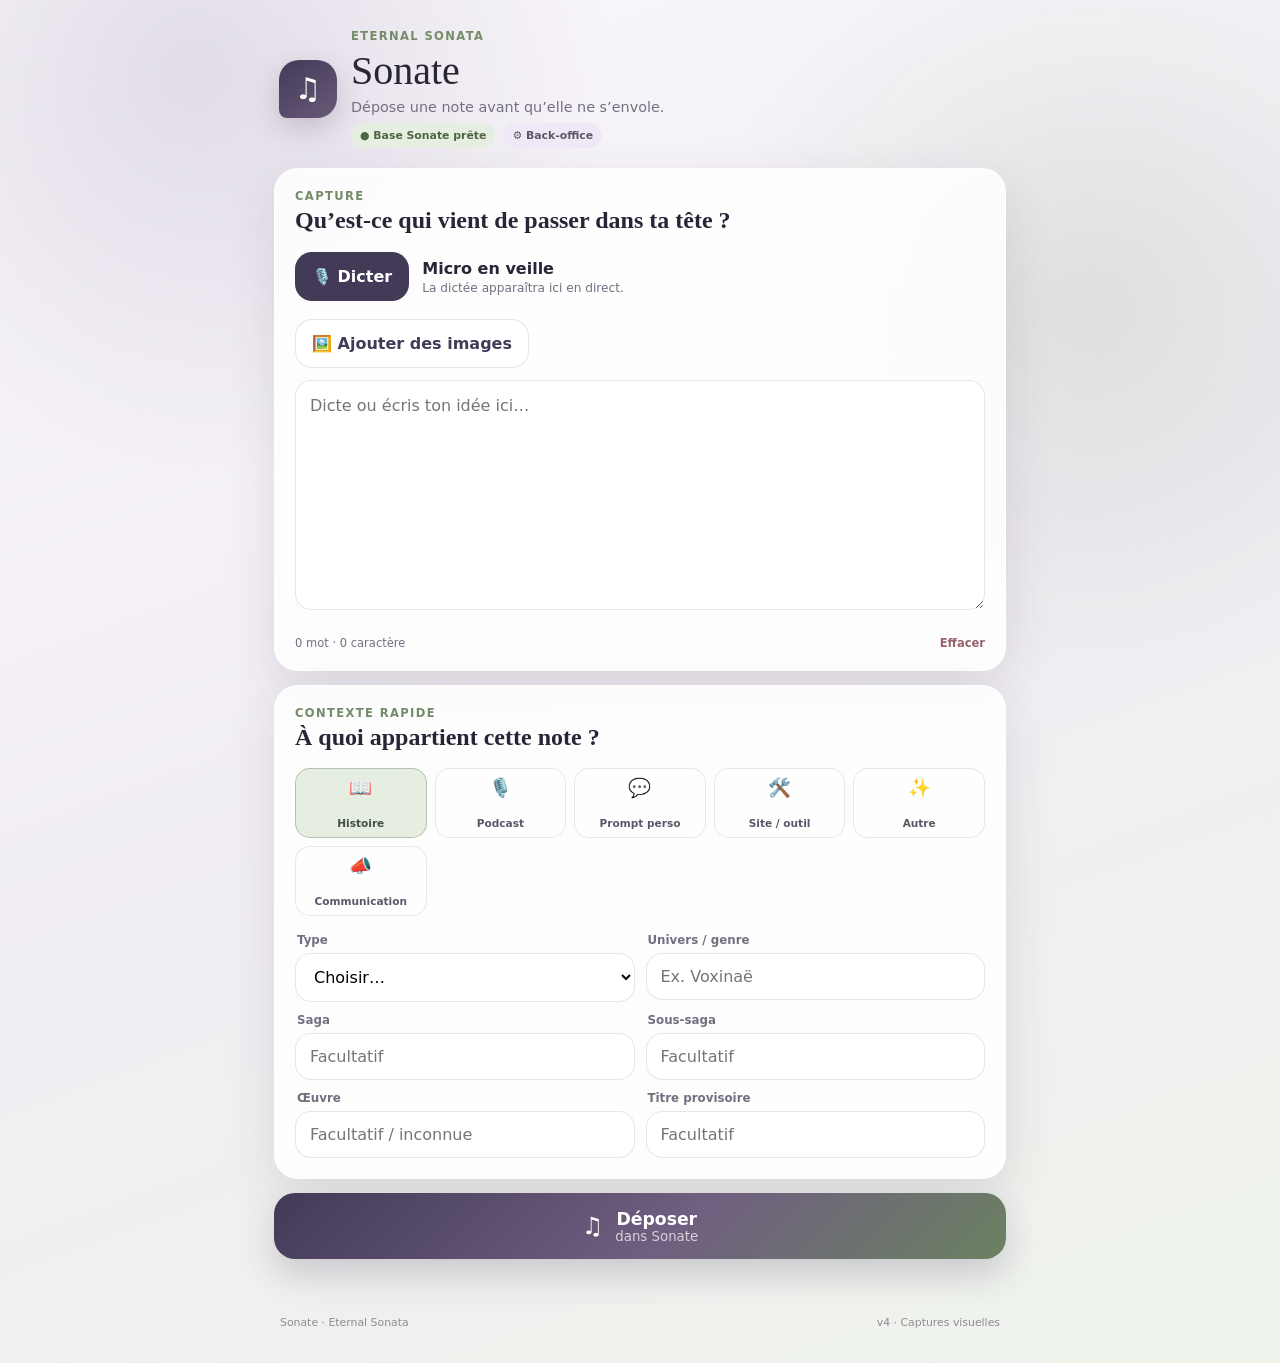
<file: index.html>
<!doctype html>
<html lang="fr">
<head>
<meta charset="utf-8">
<meta name="viewport" content="width=device-width,initial-scale=1,viewport-fit=cover">
<meta name="theme-color" content="#433a58">
<link rel="manifest" href="manifest.webmanifest">
<link rel="icon" type="image/svg+xml" href="icon.svg">
<link rel="apple-touch-icon" href="icon.svg">
<link rel="stylesheet" href="styles.css">
<link rel="stylesheet" href="media.css">
<title>Sonate</title>
</head>
<body>
<main class="shell">
  <header class="brand">
    <div class="mark">♫</div>
    <div class="brand-copy">
      <p class="eyebrow">Eternal Sonata</p>
      <h1>Sonate</h1>
      <p class="tagline">Dépose une note avant qu’elle ne s’envole.</p>
      <div class="header-actions">
        <span id="dbBadge" class="badge warn">● Base non configurée</span>
        <a class="admin-link" href="backoffice.html">⚙️ Back-office</a>
      </div>
    </div>
  </header>

  <section class="card">
    <div class="section-heading">
      <div>
        <p class="eyebrow">Capture</p>
        <h2>Qu’est-ce qui vient de passer dans ta tête ?</h2>
      </div>
      <span id="draftBadge" class="mini-badge hidden">Brouillon restauré</span>
    </div>

    <div class="mic-row">
      <button id="micBtn" class="mic-btn" type="button">🎙️ <span id="micLabel">Dicter</span></button>
      <div class="mic-info">
        <strong id="micStatus">Micro en veille</strong>
        <small id="micHelp">La dictée apparaîtra ici en direct.</small>
      </div>
    </div>
<div class="capture-actions-media">
  <button id="imageBtn" class="capture-btn" type="button">🖼️ Ajouter des images</button>
  <input id="imageInput" type="file" accept="image/*" multiple hidden>
</div>

<div id="mediaPanel" class="sonate-media-panel" hidden>
  <div class="sonate-media-head">
    <strong id="mediaCount">0 image</strong>
    <span id="mediaSavings"></span>
  </div>
  <div id="mediaGrid" class="sonate-media-grid"></div>
</div>
    <textarea id="note" placeholder="Dicte ou écris ton idée ici…"></textarea>
    <div id="interim" class="interim"></div>

    <div class="note-tools">
      <span id="stats">0 mot · 0 caractère</span>
      <button id="clearBtn" class="link danger" type="button">Effacer</button>
    </div>
  </section>

  <section class="card">
    <p class="eyebrow">Contexte rapide</p>
    <h2>À quoi appartient cette note ?</h2>

    <div class="categories">
      <button class="category active" data-cat="Histoire" type="button">📖<span>Histoire</span></button>
      <button class="category" data-cat="Podcast" type="button">🎙️<span>Podcast</span></button>
      <button class="category" data-cat="Prompt personnage" type="button">💬<span>Prompt perso</span></button>
      <button class="category" data-cat="Site / outil" type="button">🛠️<span>Site / outil</span></button>
      <button class="category" data-cat="Autre" type="button">✨<span>Autre</span></button>
      <button class="category" data-cat="Communication" type="button">📣<span>Communication</span></button>
    </div>

    <div id="fields" class="fields"></div>
  </section>

  <button id="depositBtn" class="deposit" type="button">
    <span>♫</span>
    <span><b>Déposer</b><small>dans Sonate</small></span>
  </button>

  <p id="status" class="status"></p>

  <footer>
    <span>Sonate · Eternal Sonata</span>
    <span>v4 · Captures visuelles</span>
  </footer>
</main>

<script src="config.js"></script>
<script src="app.js"></script>
  <script src="media.js"></script>
</body>
</html>
</file>
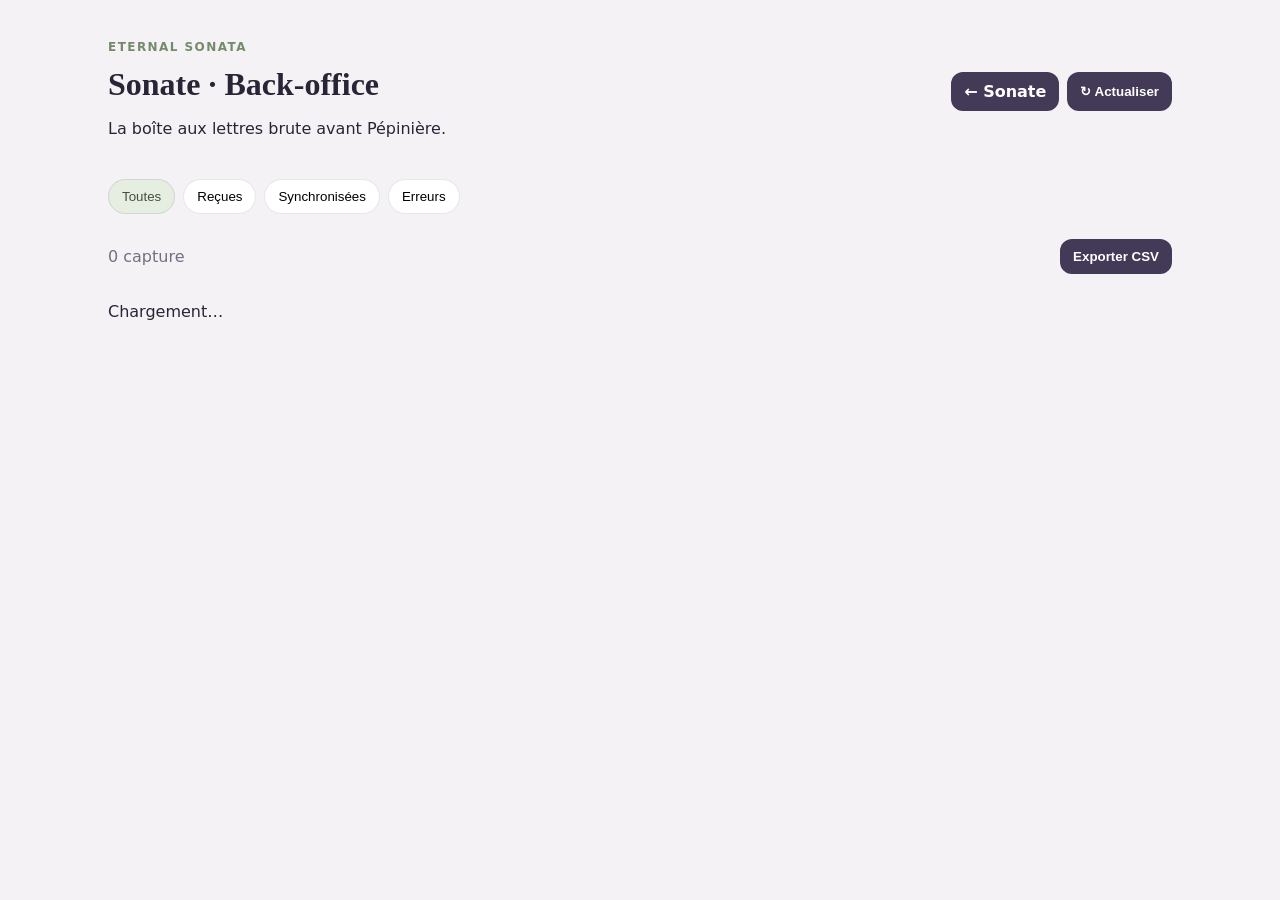
<file: backoffice.html>
<!doctype html>
<html lang="fr">
<head>
<meta charset="utf-8">
<meta name="viewport" content="width=device-width,initial-scale=1">
<link rel="stylesheet" href="backoffice.css">
<title>Sonate — Back-office</title>
</head>
<body>
<main class="wrap">
<header>
  <div>
    <p class="eyebrow">Eternal Sonata</p>
    <h1>Sonate · Back-office</h1>
    <p>La boîte aux lettres brute avant Pépinière.</p>
  </div>
  <div class="header-buttons">
    <a href="index.html">← Sonate</a>
    <button id="refresh">↻ Actualiser</button>
  </div>
</header>

<nav>
  <button class="tab active" data-status="">Toutes</button>
  <button class="tab" data-status="received">Reçues</button>
  <button class="tab" data-status="synced">Synchronisées</button>
  <button class="tab" data-status="error">Erreurs</button>
</nav>

<div class="toolbar">
  <span id="count">0 capture</span>
  <button id="csv">Exporter CSV</button>
</div>

<section id="list"></section>
<p id="status"></p>
</main>
<script src="config.js"></script>
<script src="backoffice.js"></script>
</body>
</html>
</file>
<file: styles.css>
:root{
  --ink:#292536;--muted:#746f80;--night:#433a58;--sage:#748b69;
  --sageSoft:#e6eee1;--paper:#ffffffdf;--line:#433a5820;--danger:#98636d
}
*{box-sizing:border-box}
html{background:#f3f0f5}
body{
  margin:0;min-height:100vh;color:var(--ink);font-family:Inter,system-ui,sans-serif;
  background:
    radial-gradient(circle at 15% 5%,#8d7ea238,transparent 26rem),
    radial-gradient(circle at 85% 22%,#748b6929,transparent 24rem),
    linear-gradient(160deg,#faf8fb,#f1edf4 48%,#eef3eb)
}
button,input,select,textarea{font:inherit}
button{cursor:pointer}
.shell{width:min(760px,100%);margin:auto;padding:max(22px,env(safe-area-inset-top)) 14px max(34px,env(safe-area-inset-bottom))}
.brand{display:flex;gap:14px;align-items:center;padding:7px 5px 20px}
.mark{width:58px;height:58px;display:grid;place-items:center;border-radius:20px 20px 20px 8px;background:linear-gradient(145deg,var(--night),#695979);color:#fff;font-size:30px;box-shadow:0 10px 28px #433a5838}
.brand-copy{min-width:0}
.eyebrow{margin:0 0 4px;color:var(--sage);font-size:.72rem;font-weight:800;letter-spacing:.12em;text-transform:uppercase}
h1,h2{font-family:Georgia,serif;margin:0}
h1{font-size:2.5rem;font-weight:500}
.tagline{margin:5px 0 8px;color:var(--muted);font-size:.9rem}
.header-actions{display:flex;gap:8px;flex-wrap:wrap;align-items:center}
.badge,.admin-link{display:inline-flex;align-items:center;border-radius:999px;padding:6px 9px;font-size:.68rem;font-weight:800;text-decoration:none}
.badge.ok{background:var(--sageSoft);color:#4d6544}
.badge.warn{background:#f4eadf;color:#755f4e}
.admin-link{background:#eee9f5;color:#5d5668}
.card{background:var(--paper);border:1px solid #ffffffcc;border-radius:24px;padding:20px;margin-bottom:14px;box-shadow:0 18px 50px #362e441f}
.section-heading{display:flex;justify-content:space-between;gap:10px}
.mini-badge{padding:6px 8px;border-radius:999px;background:var(--sageSoft);color:#4d6544;font-size:.68rem;font-weight:800}
.hidden{display:none!important}
.mic-row{display:flex;align-items:center;gap:13px;margin:18px 0}
.mic-btn{border:0;border-radius:17px;padding:15px 17px;background:var(--night);color:#fff;font-weight:800}
.mic-btn.listening{background:#8a5963}
.mic-info{display:grid;gap:3px}
.mic-info small{color:var(--muted);font-size:.76rem}
textarea,input,select{width:100%;border:1px solid var(--line);border-radius:16px;background:#fff;padding:13px 14px;outline:none}
textarea{min-height:230px;line-height:1.55;resize:vertical}
.interim{min-height:22px;padding:5px 3px;color:#9b8491;font-style:italic;font-size:.84rem}
.note-tools{display:flex;justify-content:space-between;color:var(--muted);font-size:.72rem}
.link{border:0;background:none;color:var(--sage);font-weight:800;padding:0}
.danger{color:var(--danger)}
.categories{display:grid;grid-template-columns:repeat(5,1fr);gap:8px;margin:17px 0}
.category{min-height:70px;border:1px solid var(--line);border-radius:15px;background:#ffffffa6;color:#5d5668;display:grid;place-items:center;gap:4px;font-size:1.15rem}
.category span{font-size:.66rem;font-weight:800}
.category.active{background:var(--sageSoft);color:#43513f;border-color:#748b6970}
.fields{display:grid;grid-template-columns:1fr 1fr;gap:11px}
.field.full{grid-column:1/-1}
.field label{display:block;margin:0 0 6px 2px;color:var(--muted);font-size:.74rem;font-weight:800}
.deposit{width:100%;min-height:66px;border:0;border-radius:21px;background:linear-gradient(135deg,var(--night),#6f5f80 55%,#6b8161);color:#fff;display:flex;align-items:center;justify-content:center;gap:12px;box-shadow:0 15px 34px #433a5838}
.deposit>span:first-child{font-size:1.5rem}
.deposit b{display:block;font-size:1.08rem}
.deposit small{display:block;opacity:.72}
.deposit:disabled{opacity:.55}
.status{text-align:center;min-height:20px;color:var(--muted);font-size:.76rem}
footer{display:flex;justify-content:space-between;color:#8f8995;font-size:.68rem;margin-top:25px;padding:0 6px}
@media(max-width:600px){
  .card{padding:17px}.categories{grid-template-columns:repeat(3,1fr)}.fields{grid-template-columns:1fr}.field.full{grid-column:auto}
}
</file>
<file: media.css>
.capture-actions-media{margin:8px 0 12px}.capture-btn{border:1px solid #433a5820;border-radius:17px;padding:14px 16px;background:#fff;color:#433a58;font-weight:800}
.sonate-media-panel{margin:13px 0;padding:14px;border-radius:18px;background:#f6f3f8}.sonate-media-head{display:flex;justify-content:space-between;gap:10px;color:#746f80;font-size:.75rem}.sonate-media-grid{display:grid;grid-template-columns:repeat(3,1fr);gap:9px;margin-top:10px}.sonate-media-item{position:relative;overflow:hidden;border-radius:14px;background:#e9e5ec;aspect-ratio:1}.sonate-media-item img{width:100%;height:100%;object-fit:cover}.sonate-media-item button{position:absolute;top:6px;right:6px;width:29px;height:29px;border:0;border-radius:50%;background:#2c2637dd;color:#fff}.sonate-media-item small{position:absolute;left:6px;bottom:6px;padding:4px 6px;border-radius:8px;background:#2c2637c9;color:#fff;font-size:.58rem}@media(max-width:600px){.sonate-media-grid{grid-template-columns:repeat(2,1fr)}}
</file>
<file: backoffice.css>
:root{--n:#433a58;--s:#748b69;--m:#746f80}*{box-sizing:border-box}body{margin:0;background:#f5f2f6;color:#292536;font-family:system-ui,sans-serif}.wrap{max-width:1100px;margin:auto;padding:28px 18px}header{display:flex;justify-content:space-between;align-items:center;gap:20px}.eyebrow{color:var(--s);font-size:.75rem;font-weight:800;text-transform:uppercase;letter-spacing:.12em}h1{font-family:Georgia,serif;margin:.2em 0}.header-buttons{display:flex;gap:8px}.header-buttons a,.header-buttons button,.toolbar button{border:0;border-radius:12px;padding:10px 13px;background:var(--n);color:white;font-weight:800;text-decoration:none}nav{display:flex;gap:8px;flex-wrap:wrap;margin:25px 0}.tab{border:1px solid #433a5820;border-radius:999px;padding:9px 13px;background:white}.tab.active{background:#e6eee1;color:#43513f}.toolbar{display:flex;justify-content:space-between;align-items:center;margin-bottom:12px;color:var(--m)}#list{display:grid;gap:10px}.item{background:white;border-radius:18px;padding:16px;box-shadow:0 10px 30px #362e4410}.top{display:flex;justify-content:space-between;gap:15px}.id{font:700 .75rem ui-monospace,monospace;color:var(--m)}.pill{border-radius:999px;padding:5px 8px;font-size:.7rem;font-weight:800}.received{background:#f4eadf;color:#755f4e}.synced{background:#e6eee1;color:#4d6544}.error{background:#f6e3e7;color:#874e59}.meta{display:flex;gap:8px;flex-wrap:wrap;margin:9px 0;color:var(--m);font-size:.78rem}.text{white-space:pre-wrap;line-height:1.5}.empty{text-align:center;padding:60px;color:var(--m)}
.media-list{display:flex;gap:10px;flex-wrap:wrap;margin-top:14px}
.media-card{width:145px;color:var(--m);text-decoration:none}
.media-card img{display:block;width:145px;height:145px;object-fit:cover;border-radius:13px;background:#eee}
.media-card small{display:block;margin-top:5px;font-size:.68rem}
</file>
